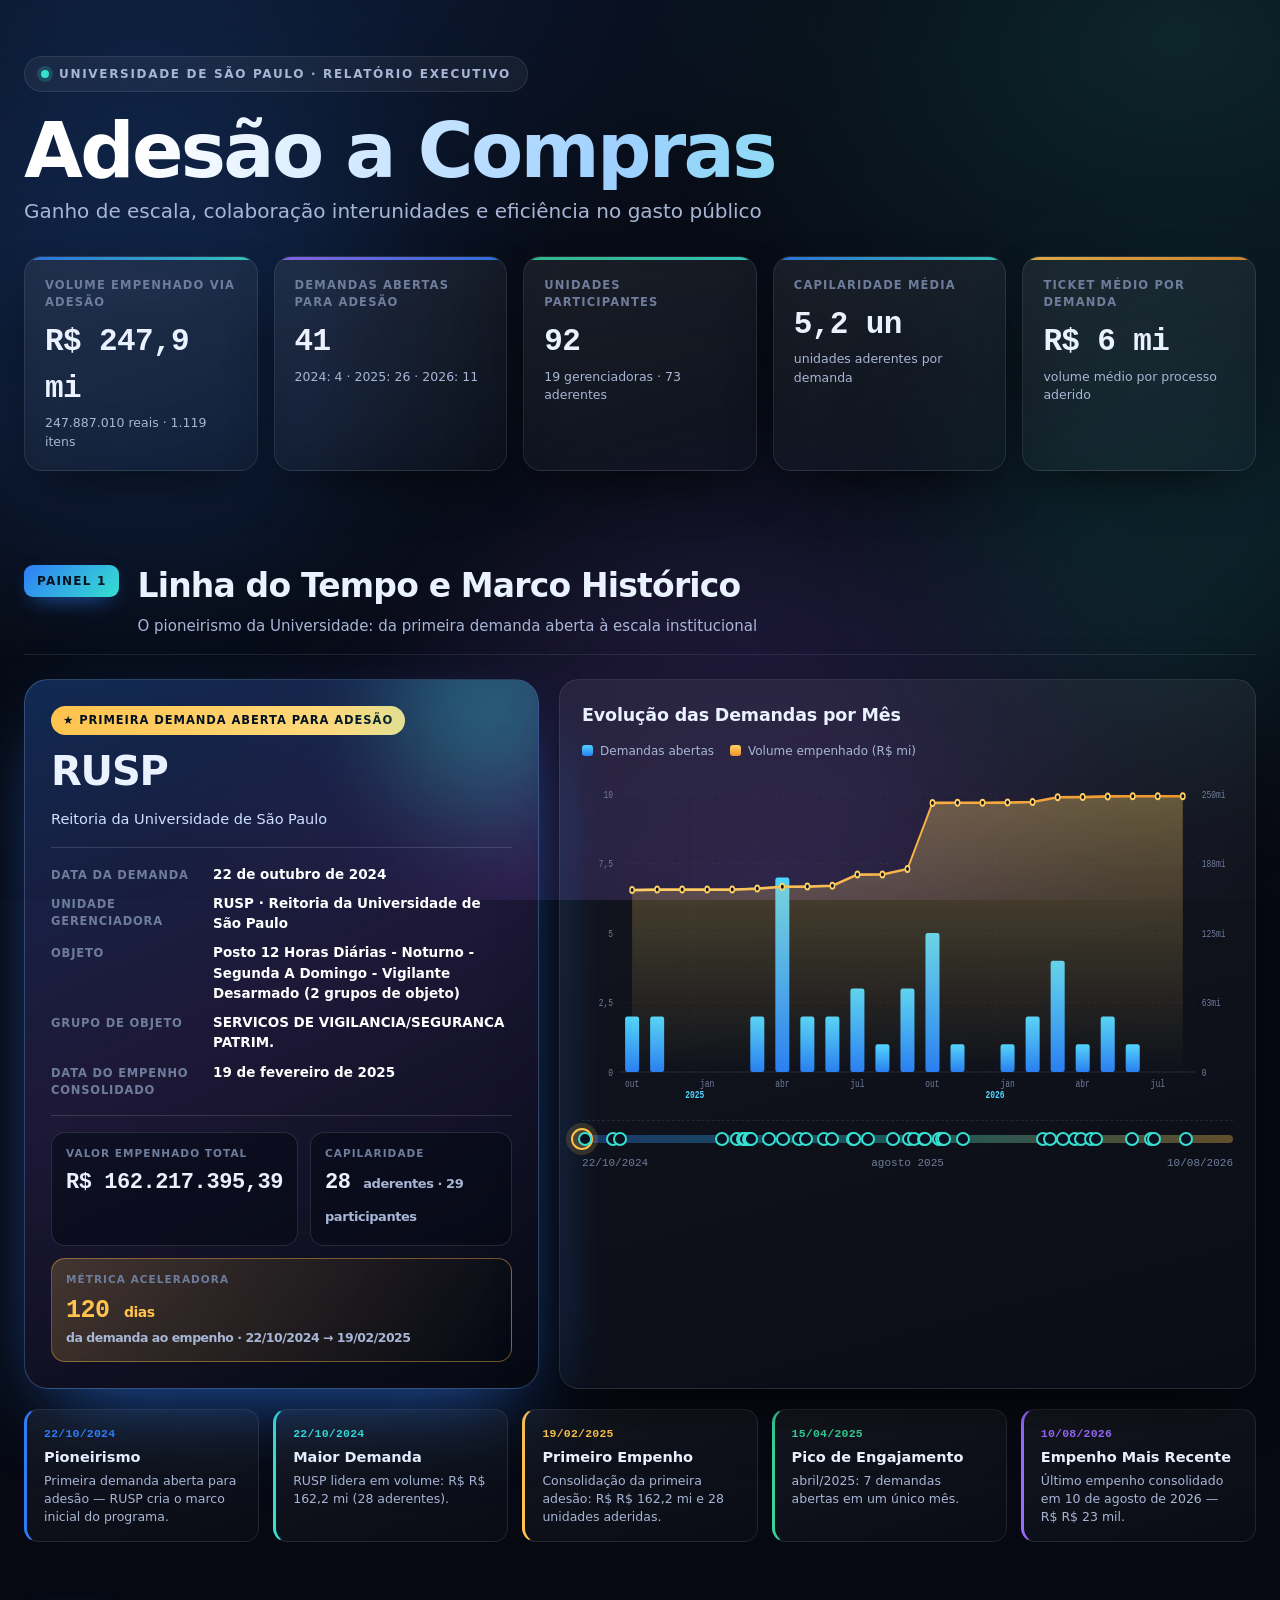
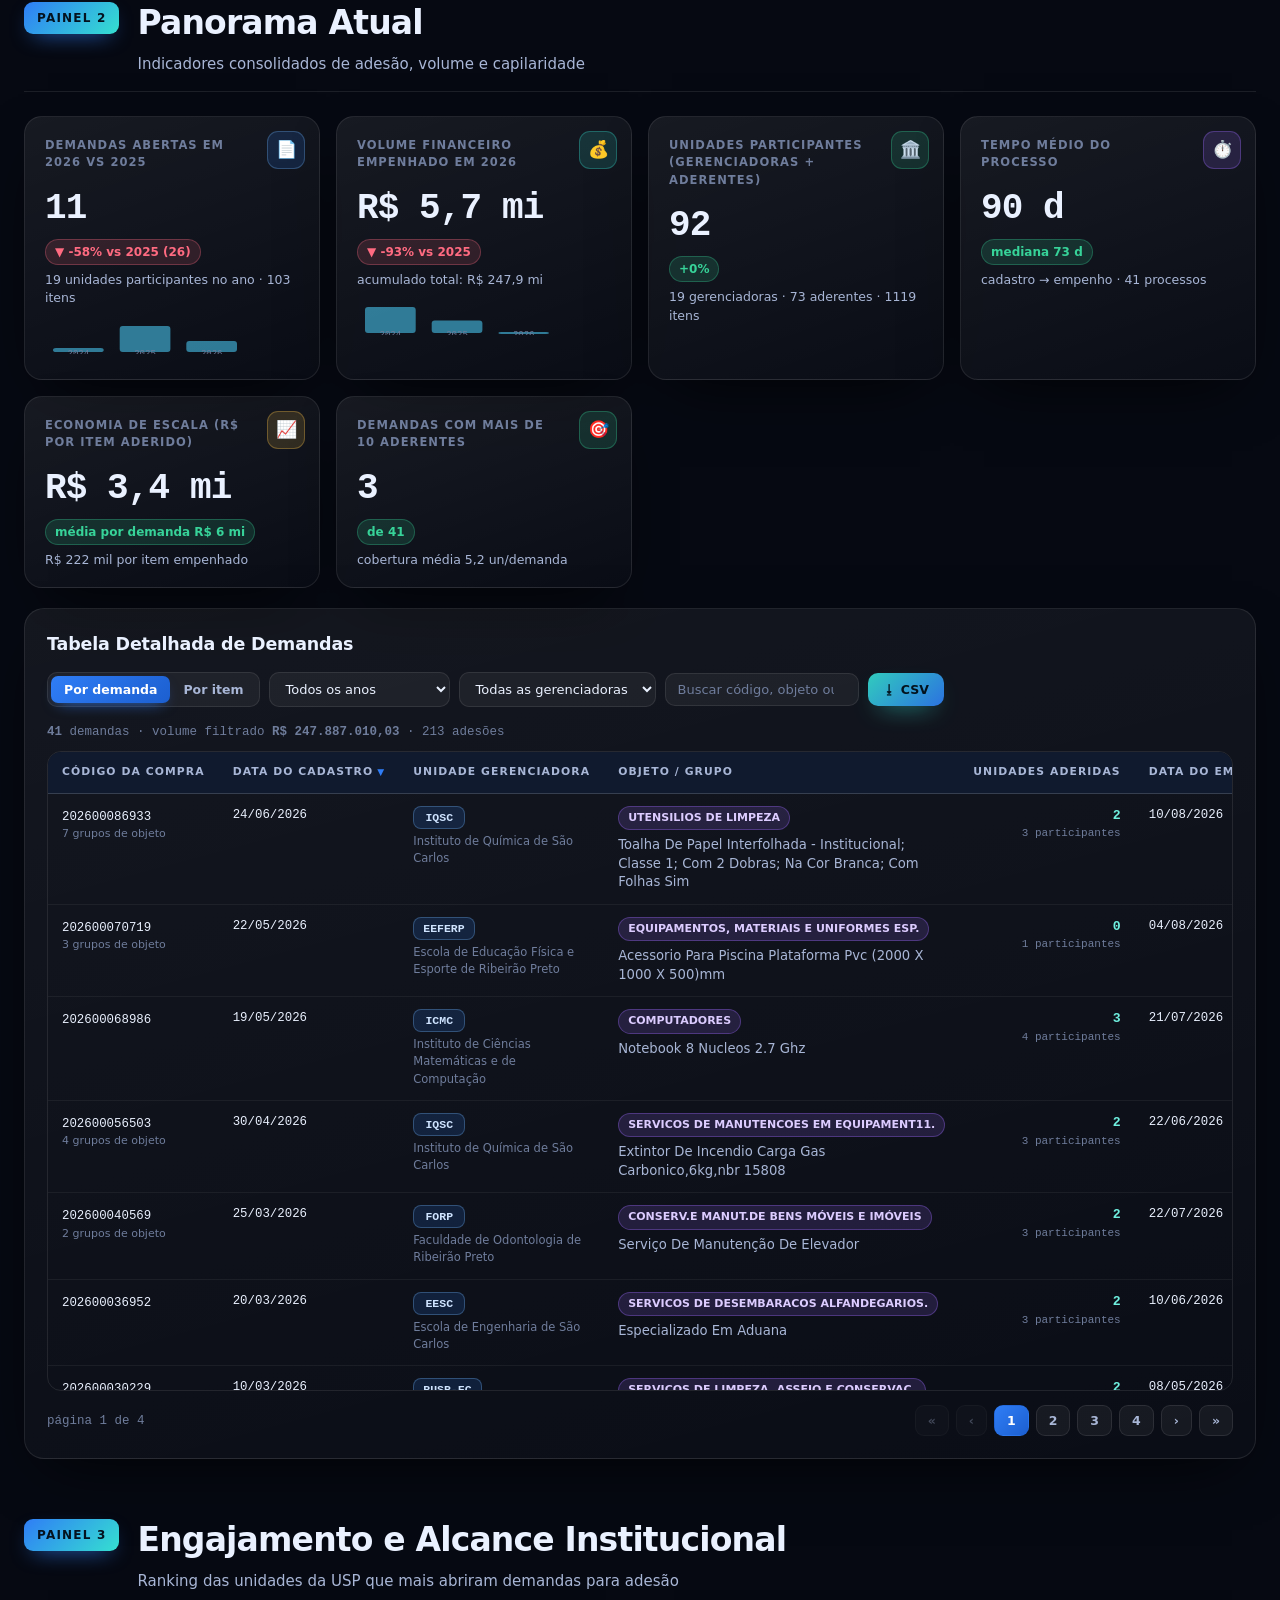
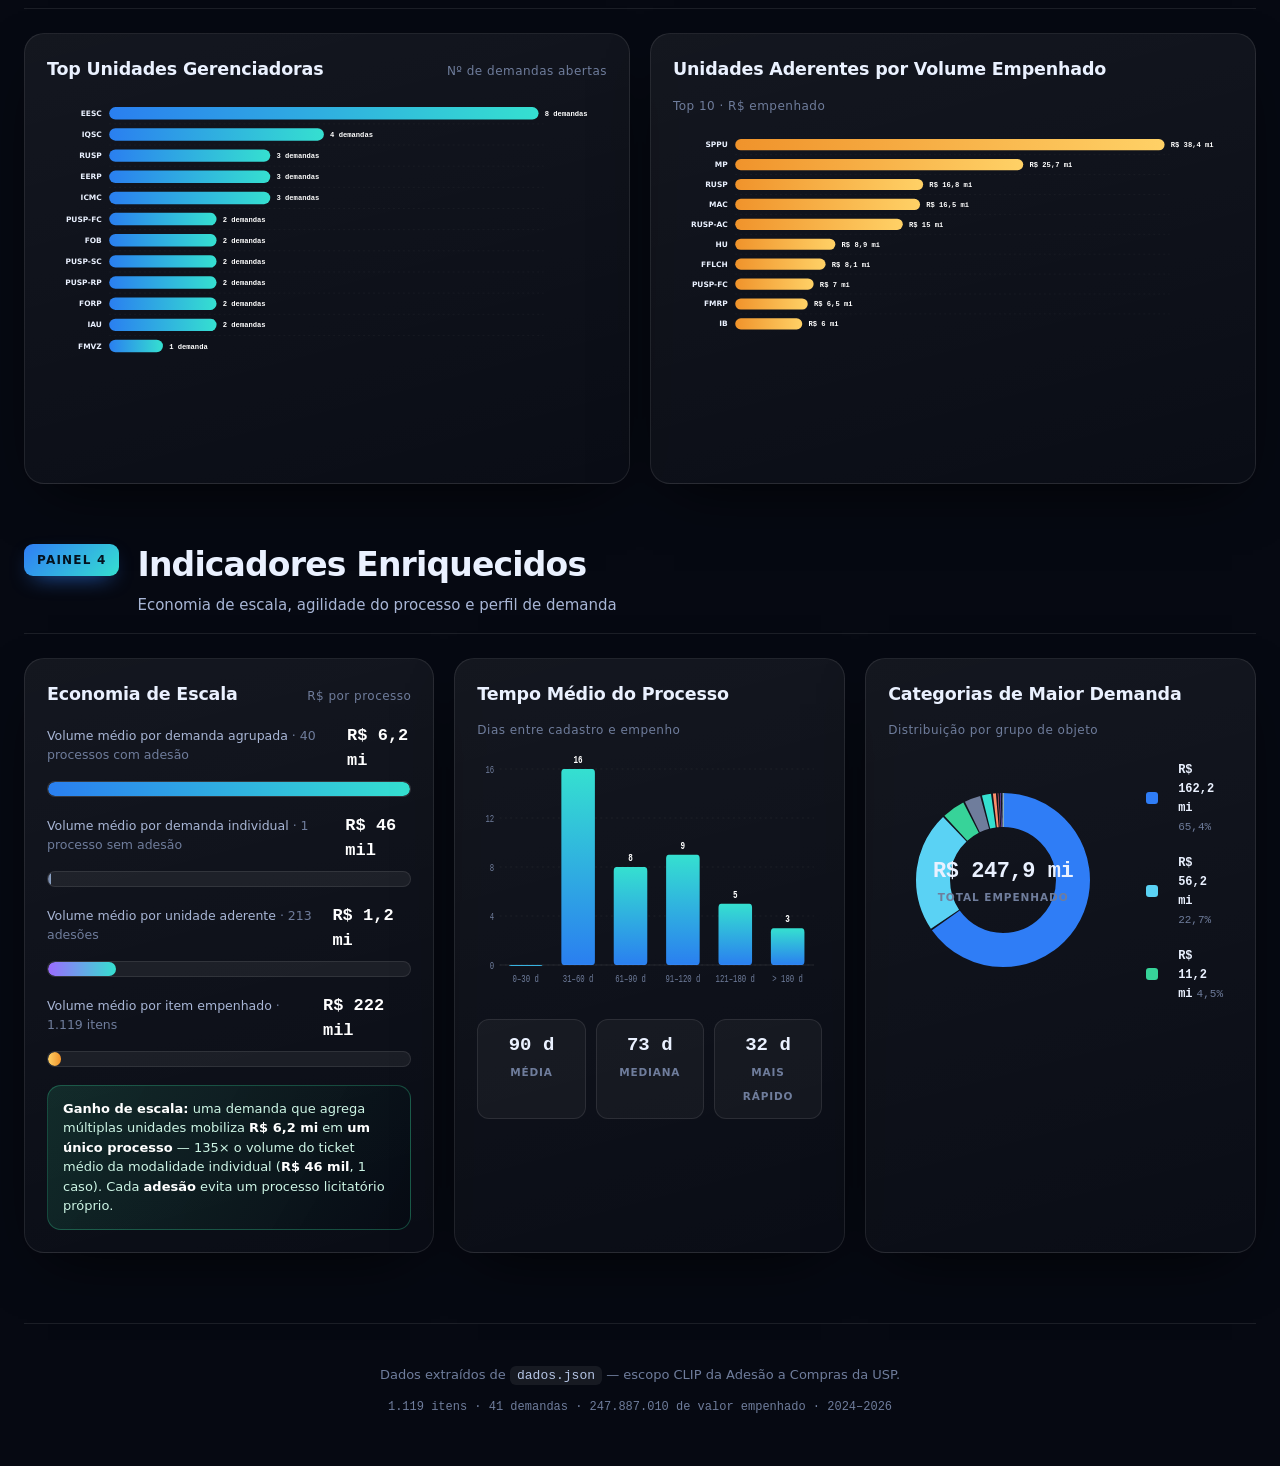
<file: compra/adesao/index.html>
<!DOCTYPE html>
<html lang="pt-BR">
<head>
<meta charset="utf-8">
<meta name="viewport" content="width=device-width, initial-scale=1">
<title>Painel Executivo — Adesão a Compras USP | Ganho de Escala e Eficiência do Gasto Público</title>
<link rel="stylesheet" href="styles.css">
</head>
<body>

<div class="aurora" aria-hidden="true"><span></span><span></span><span></span></div>

<header class="hero">
  <div class="hero-inner">
    <div class="hero-badge">
      <span class="dot"></span> Universidade de São Paulo · Relatório Executivo
    </div>
    <h1>Adesão a Compras</h1>
    <p class="hero-sub">Ganho de escala, colaboração interunidades e eficiência no gasto público</p>

    <div class="hero-kpis" id="heroKpis"></div>
  </div>
</header>

<main>

  <!-- ===================== PAINEL 1 ===================== -->
  <section class="panel" id="painel1">
    <div class="panel-head">
      <span class="panel-num">Painel 1</span>
      <div>
        <h2>Linha do Tempo e Marco Histórico</h2>
        <p class="panel-desc">O pioneirismo da Universidade: da primeira demanda aberta à escala institucional</p>
      </div>
    </div>

    <div class="p1-grid">
      <!-- Card destaque -->
      <article class="hero-card" id="primeiraDemanda">
        <div class="hc-glow" aria-hidden="true"></div>
        <div class="hc-tag">★ Primeira Demanda Aberta para Adesão</div>
        <h3 id="pdSigla">—</h3>
        <p class="hc-nome" id="pdNome">—</p>

        <div class="hc-rows" id="pdRows"></div>

        <div class="hc-metrics">
          <div class="hc-metric">
            <span class="hc-m-label">Valor Empenhado Total</span>
            <span class="hc-m-value" id="pdValor">—</span>
          </div>
          <div class="hc-metric">
            <span class="hc-m-label">Capilaridade</span>
            <span class="hc-m-value" id="pdCapilar">—</span>
          </div>
          <div class="hc-metric accent">
            <span class="hc-m-label">Métrica Aceleradora</span>
            <span class="hc-m-value" id="pdTempo">—</span>
          </div>
        </div>
      </article>

      <!-- Timeline -->
      <div class="card timeline-card">
        <div class="card-head">
          <h3>Evolução das Demandas por Mês</h3>
          <div class="legend">
            <span class="lg"><i class="sw" style="background:linear-gradient(180deg,#4dd4ff,#2a7ff0)"></i>Demandas abertas</span>
            <span class="lg"><i class="sw" style="background:linear-gradient(180deg,#ffd166,#f0932b)"></i>Volume empenhado (R$ mi)</span>
          </div>
        </div>
        <div class="chart-wrap" id="chartTimeline"></div>
        <div class="tl-track-wrap">
          <div class="tl-track" id="tlTrack"></div>
        </div>
      </div>
    </div>

    <div class="marco-strip" id="marcoStrip"></div>
  </section>

  <!-- ===================== PAINEL 2 ===================== -->
  <section class="panel" id="painel2">
    <div class="panel-head">
      <span class="panel-num">Painel 2</span>
      <div>
        <h2>Panorama Atual</h2>
        <p class="panel-desc">Indicadores consolidados de adesão, volume e capilaridade</p>
      </div>
    </div>

    <div class="kpi-grid" id="kpiGrid"></div>

    <div class="card table-card">
      <div class="card-head">
        <h3>Tabela Detalhada de Demandas</h3>
        <div class="table-tools">
          <div class="seg" id="viewSeg">
            <button class="active" data-view="agg">Por demanda</button>
            <button data-view="item">Por item</button>
          </div>
          <select id="fAno" class="sel"><option value="">Todos os anos</option></select>
          <select id="fGer" class="sel"><option value="">Todas as gerenciadoras</option></select>
          <input id="fBusca" class="inp" type="search" placeholder="Buscar código, objeto ou unidade…">
          <button id="btnCsv" class="btn">⭳ CSV</button>
        </div>
      </div>
      <div class="table-meta" id="tableMeta"></div>
      <div class="table-scroll">
        <table class="tbl" id="tbl">
          <thead></thead>
          <tbody></tbody>
        </table>
      </div>
      <div class="pager" id="pager"></div>
    </div>
  </section>

  <!-- ===================== PAINEL 3 ===================== -->
  <section class="panel" id="painel3">
    <div class="panel-head">
      <span class="panel-num">Painel 3</span>
      <div>
        <h2>Engajamento e Alcance Institucional</h2>
        <p class="panel-desc">Ranking das unidades da USP que mais abriram demandas para adesão</p>
      </div>
    </div>

    <div class="p3-grid">
      <div class="card">
        <div class="card-head">
          <h3>Top Unidades Gerenciadoras</h3>
          <span class="hint">Nº de demandas abertas</span>
        </div>
        <div class="chart-wrap" id="chartGer"></div>
      </div>

      <div class="card">
        <div class="card-head">
          <h3>Unidades Aderentes por Volume Empenhado</h3>
          <span class="hint">Top 10 · R$ empenhado</span>
        </div>
        <div class="chart-wrap" id="chartAder"></div>
      </div>
    </div>
  </section>

  <!-- ===================== PAINEL 4 ===================== -->
  <section class="panel" id="painel4">
    <div class="panel-head">
      <span class="panel-num">Painel 4</span>
      <div>
        <h2>Indicadores Enriquecidos</h2>
        <p class="panel-desc">Economia de escala, agilidade do processo e perfil de demanda</p>
      </div>
    </div>

    <div class="enr-grid">
      <div class="card">
        <div class="card-head"><h3>Economia de Escala</h3><span class="hint">R$ por processo</span></div>
        <div class="escala" id="escalaBox"></div>
      </div>

      <div class="card">
        <div class="card-head"><h3>Tempo Médio do Processo</h3><span class="hint">Dias entre cadastro e empenho</span></div>
        <div class="chart-wrap short" id="chartTempo"></div>
        <div class="stat-row" id="tempoStats"></div>
      </div>

      <div class="card">
        <div class="card-head"><h3>Categorias de Maior Demanda</h3><span class="hint">Distribuição por grupo de objeto</span></div>
        <div class="donut-wrap">
          <div class="donut" id="chartCat"></div>
          <ul class="donut-legend" id="catLegend"></ul>
        </div>
      </div>
    </div>
  </section>

  <footer class="foot">
    <p>Dados extraídos de <code>dados.json</code> — escopo CLIP da Adesão a Compras da USP.</p>
    <p class="foot-sub" id="footSub"></p>
  </footer>
</main>

<div class="tip" id="tip" role="tooltip" aria-hidden="true"></div>

<script src="dados.js"></script>
<script src="app.js"></script>
</body>
</html>
</file>
<file: compra/adesao/styles.css>
:root{
  --bg:#060912;
  --bg2:#0a1020;
  --panel:rgba(255,255,255,.035);
  --panel-strong:rgba(255,255,255,.06);
  --stroke:rgba(255,255,255,.09);
  --stroke-2:rgba(255,255,255,.16);
  --ink:#eaf1ff;
  --ink-2:#a8b6d6;
  --ink-3:#6f7d9c;
  --blue:#2f7df6;
  --cyan:#35e0d0;
  --gold:#ffc24b;
  --violet:#9b6bff;
  --green:#37d399;
  --red:#ff6b81;
  --r:20px;
  --shadow:0 22px 60px -24px rgba(0,0,0,.85);
  --mono:"JetBrains Mono","SFMono-Regular",Consolas,"Liberation Mono",monospace;
  --sans:"Inter","Segoe UI",system-ui,-apple-system,Roboto,Arial,sans-serif;
}

*{box-sizing:border-box}
html{scroll-behavior:smooth}
body{
  margin:0;background:var(--bg);color:var(--ink);font-family:var(--sans);
  -webkit-font-smoothing:antialiased;line-height:1.5;overflow-x:hidden;
}

/* ---------- aurora background ---------- */
.aurora{position:fixed;inset:0;z-index:-2;overflow:hidden;background:
  radial-gradient(1200px 700px at 12% -8%,rgba(47,125,246,.20),transparent 60%),
  radial-gradient(900px 600px at 92% 4%,rgba(53,224,208,.13),transparent 62%),
  radial-gradient(1000px 800px at 60% 100%,rgba(155,107,255,.12),transparent 60%),
  linear-gradient(180deg,#060912 0%,#080d18 45%,#05070e 100%);}
.aurora span{position:absolute;border-radius:50%;filter:blur(90px);opacity:.5;animation:float 26s ease-in-out infinite}
.aurora span:nth-child(1){width:520px;height:520px;left:-120px;top:60px;background:rgba(47,125,246,.32)}
.aurora span:nth-child(2){width:420px;height:420px;right:-100px;top:320px;background:rgba(53,224,208,.22);animation-delay:-8s}
.aurora span:nth-child(3){width:560px;height:560px;left:35%;bottom:-180px;background:rgba(155,107,255,.20);animation-delay:-15s}
@keyframes float{0%,100%{transform:translate3d(0,0,0) scale(1)}50%{transform:translate3d(40px,-50px,0) scale(1.12)}}

/* ---------- hero ---------- */
.hero{position:relative;padding:56px 24px 34px;max-width:1480px;margin:0 auto}
.hero-inner{max-width:100%}
.hero-badge{display:inline-flex;align-items:center;gap:10px;font-size:12px;letter-spacing:.14em;
  text-transform:uppercase;color:var(--ink-2);background:rgba(255,255,255,.05);
  border:1px solid var(--stroke);padding:8px 16px;border-radius:999px;font-weight:600}
.hero-badge .dot{width:8px;height:8px;border-radius:50%;background:var(--cyan);
  box-shadow:0 0 0 4px rgba(53,224,208,.18);animation:pulse 2.2s infinite}
@keyframes pulse{50%{box-shadow:0 0 0 9px rgba(53,224,208,0)}}
.hero h1{font-size:clamp(38px,6.2vw,76px);line-height:1.02;margin:20px 0 6px;font-weight:800;letter-spacing:-.035em;
  background:linear-gradient(105deg,#fff 10%,#9fd0ff 48%,#6ff0e0 88%);
  -webkit-background-clip:text;background-clip:text;color:transparent}
.hero-sub{color:var(--ink-2);font-size:clamp(15px,1.6vw,20px);margin:0 0 30px;max-width:760px;font-weight:500}

.hero-kpis{display:grid;grid-template-columns:repeat(auto-fit,minmax(210px,1fr));gap:16px}
.hk{position:relative;background:linear-gradient(160deg,rgba(255,255,255,.075),rgba(255,255,255,.02));
  border:1px solid var(--stroke);border-radius:18px;padding:20px 20px 18px;overflow:hidden;
  box-shadow:var(--shadow);backdrop-filter:blur(8px);animation:rise .7s cubic-bezier(.2,.7,.3,1) both}
.hk::after{content:"";position:absolute;left:0;top:0;height:3px;width:100%;
  background:linear-gradient(90deg,var(--blue),var(--cyan));opacity:.85}
.hk.g::after{background:linear-gradient(90deg,var(--green),var(--cyan))}
.hk.y::after{background:linear-gradient(90deg,var(--gold),#f0932b)}
.hk.v::after{background:linear-gradient(90deg,var(--violet),var(--blue))}
.hk-label{font-size:11.5px;letter-spacing:.1em;text-transform:uppercase;color:var(--ink-3);font-weight:700}
.hk-value{font-family:var(--mono);font-size:clamp(22px,2.5vw,31px);font-weight:700;margin:8px 0 2px;letter-spacing:-.02em}
.hk-foot{font-size:12.5px;color:var(--ink-2)}
@keyframes rise{from{opacity:0;transform:translateY(22px)}to{opacity:1;transform:none}}

/* ---------- layout ---------- */
main{max-width:1480px;margin:0 auto;padding:0 24px 40px}
.panel{margin:56px 0 0;animation:rise .8s cubic-bezier(.2,.7,.3,1) both}
.panel-head{display:flex;gap:18px;align-items:flex-start;margin-bottom:24px;
  padding-bottom:16px;border-bottom:1px solid var(--stroke)}
.panel-num{flex:none;background:linear-gradient(135deg,var(--blue),var(--cyan));color:#04121f;
  font-weight:800;font-size:12px;letter-spacing:.1em;text-transform:uppercase;
  padding:7px 13px;border-radius:9px;margin-top:4px;box-shadow:0 8px 22px -10px var(--blue)}
.panel-head h2{margin:0;font-size:clamp(23px,2.7vw,33px);letter-spacing:-.025em;font-weight:750}
.panel-desc{margin:5px 0 0;color:var(--ink-2);font-size:15px}

.card{background:linear-gradient(165deg,rgba(255,255,255,.06),rgba(255,255,255,.018));
  border:1px solid var(--stroke);border-radius:var(--r);padding:22px;
  box-shadow:var(--shadow);backdrop-filter:blur(8px);position:relative;overflow:hidden}
.card-head{display:flex;justify-content:space-between;align-items:baseline;gap:14px;
  flex-wrap:wrap;margin-bottom:16px}
.card-head h3{margin:0;font-size:17.5px;font-weight:700;letter-spacing:-.01em}
.hint{font-size:12px;color:var(--ink-3);letter-spacing:.04em}

.chart-wrap{position:relative;width:100%;height:330px}
.chart-wrap.short{height:250px}
.chart-wrap svg{display:block;width:100%;height:100%;overflow:visible}

/* ---------- PAINEL 1 ---------- */
.p1-grid{display:grid;grid-template-columns:minmax(340px,.85fr) 1.15fr;gap:20px}
@media(max-width:1080px){.p1-grid{grid-template-columns:1fr}}

.hero-card{position:relative;border-radius:24px;padding:26px;overflow:hidden;
  background:linear-gradient(155deg,rgba(47,125,246,.28),rgba(155,107,255,.16) 45%,rgba(6,9,18,.9));
  border:1px solid rgba(120,190,255,.3);box-shadow:0 30px 80px -30px rgba(47,125,246,.75);
  display:flex;flex-direction:column;gap:16px}
.hc-glow{position:absolute;width:340px;height:340px;border-radius:50%;right:-120px;top:-140px;
  background:radial-gradient(circle,rgba(53,224,208,.35),transparent 65%);filter:blur(30px);pointer-events:none}
.hc-tag{align-self:flex-start;font-size:11.5px;font-weight:800;letter-spacing:.08em;text-transform:uppercase;
  color:#04121f;background:linear-gradient(135deg,var(--gold),#ffe08a);padding:6px 12px;border-radius:999px}
.hero-card h3{margin:0;font-size:40px;font-weight:800;letter-spacing:-.03em;line-height:1}
.hc-nome{margin:2px 0 0;color:#cfe0ff;font-size:14.5px;font-weight:500}
.hc-rows{display:flex;flex-direction:column;gap:9px;padding:16px 0;border-top:1px solid rgba(255,255,255,.14);
  border-bottom:1px solid rgba(255,255,255,.14)}
.hc-row{display:grid;grid-template-columns:150px 1fr;gap:12px;align-items:start;font-size:13.5px}
.hc-row b{color:var(--ink-3);font-weight:600;font-size:11.5px;letter-spacing:.07em;text-transform:uppercase;padding-top:3px}
.hc-row span{color:#fff;font-weight:600;word-break:break-word}
.hc-metrics{display:grid;grid-template-columns:1fr 1fr;gap:12px}
.hc-metric{background:rgba(3,8,18,.5);border:1px solid rgba(255,255,255,.12);border-radius:14px;padding:13px 14px}
.hc-metric.accent{grid-column:1/-1;background:linear-gradient(120deg,rgba(255,194,75,.2),rgba(3,8,18,.55));
  border-color:rgba(255,194,75,.4)}
.hc-m-label{display:block;font-size:10.5px;letter-spacing:.1em;text-transform:uppercase;color:var(--ink-3);font-weight:700}
.hc-m-value{display:block;font-family:var(--mono);font-size:22px;font-weight:700;margin-top:4px;letter-spacing:-.02em}
.hc-metric.accent .hc-m-value{color:var(--gold);font-size:25px}

.legend{display:flex;gap:16px;flex-wrap:wrap}
.lg{display:inline-flex;align-items:center;gap:7px;font-size:12px;color:var(--ink-2)}
.sw{width:11px;height:11px;border-radius:3px;display:inline-block}

.timeline-card .tl-track-wrap{margin-top:14px;border-top:1px dashed var(--stroke);padding-top:14px}
.tl-track{position:relative;height:8px;border-radius:99px;
  background:linear-gradient(90deg,rgba(47,125,246,.35),rgba(53,224,208,.35),rgba(255,194,75,.35));
  overflow:visible}
.tl-node{position:absolute;top:50%;width:14px;height:14px;margin:-7px 0 0 -7px;border-radius:50%;
  background:#0a1020;border:2.5px solid var(--cyan);cursor:pointer;transition:transform .18s,box-shadow .18s}
.tl-node:hover{transform:scale(1.6);box-shadow:0 0 0 6px rgba(53,224,208,.16)}
.tl-node.first{width:22px;height:22px;margin:-11px 0 0 -11px;border-color:var(--gold);
  background:rgba(255,194,75,.25);box-shadow:0 0 0 5px rgba(255,194,75,.16)}
.tl-axis{display:flex;justify-content:space-between;font-size:11px;color:var(--ink-3);
  font-family:var(--mono);margin-top:12px}

.marco-strip{display:grid;grid-template-columns:repeat(auto-fit,minmax(215px,1fr));gap:14px;margin-top:20px}
.marco{background:linear-gradient(160deg,rgba(255,255,255,.055),rgba(255,255,255,.015));
  border:1px solid var(--stroke);border-left:3px solid var(--blue);border-radius:14px;padding:15px 17px}
.marco:nth-child(2){border-left-color:var(--cyan)}
.marco:nth-child(3){border-left-color:var(--gold)}
.marco:nth-child(4){border-left-color:var(--green)}
.marco:nth-child(5){border-left-color:var(--violet)}
.marco .m-date{font-family:var(--mono);font-size:11.5px;color:var(--blue);font-weight:700;letter-spacing:.02em}
.marco:nth-child(2) .m-date{color:var(--cyan)}
.marco:nth-child(3) .m-date{color:var(--gold)}
.marco:nth-child(4) .m-date{color:var(--green)}
.marco:nth-child(5) .m-date{color:var(--violet)}
.marco .m-title{font-weight:700;font-size:14.5px;margin:5px 0 3px}
.marco .m-txt{font-size:12.5px;color:var(--ink-2);line-height:1.45}

/* ---------- KPIs ---------- */
.kpi-grid{display:grid;grid-template-columns:repeat(auto-fit,minmax(250px,1fr));gap:16px;margin-bottom:20px}
.kpi{position:relative;background:linear-gradient(160deg,rgba(255,255,255,.07),rgba(255,255,255,.02));
  border:1px solid var(--stroke);border-radius:18px;padding:20px 20px 18px;box-shadow:var(--shadow);overflow:hidden}
.kpi-ic{position:absolute;right:14px;top:14px;width:38px;height:38px;border-radius:11px;display:grid;place-items:center;
  background:rgba(47,125,246,.16);border:1px solid rgba(120,190,255,.28);font-size:17px}
.kpi.c .kpi-ic{background:rgba(53,224,208,.14);border-color:rgba(53,224,208,.3)}
.kpi.g .kpi-ic{background:rgba(55,211,153,.14);border-color:rgba(55,211,153,.3)}
.kpi.y .kpi-ic{background:rgba(255,194,75,.14);border-color:rgba(255,194,75,.3)}
.kpi.v .kpi-ic{background:rgba(155,107,255,.16);border-color:rgba(155,107,255,.32)}
.kpi-label{font-size:11.5px;letter-spacing:.09em;text-transform:uppercase;color:var(--ink-3);font-weight:700;padding-right:48px}
.kpi-value{font-family:var(--mono);font-size:clamp(26px,3.1vw,36px);font-weight:700;margin:10px 0 3px;letter-spacing:-.025em}
.kpi-foot{font-size:12.5px;color:var(--ink-2)}
.kpi-delta{display:inline-flex;align-items:center;gap:5px;font-size:12px;font-weight:700;padding:3px 9px;border-radius:999px;
  background:rgba(55,211,153,.15);color:var(--green);border:1px solid rgba(55,211,153,.3)}
.kpi-delta.down{background:rgba(255,107,129,.14);color:var(--red);border-color:rgba(255,107,129,.3)}
.kpi-spark{margin-top:12px;height:34px}

/* ---------- table ---------- */
.table-tools{display:flex;gap:9px;flex-wrap:wrap;align-items:center}
.seg{display:inline-flex;background:rgba(255,255,255,.05);border:1px solid var(--stroke);border-radius:10px;padding:3px}
.seg button{background:none;border:0;color:var(--ink-2);font:600 12.5px var(--sans);padding:6px 13px;border-radius:7px;cursor:pointer}
.seg button.active{background:linear-gradient(135deg,var(--blue),#1c5fd0);color:#fff;box-shadow:0 6px 16px -8px var(--blue)}
.sel,.inp{background:rgba(255,255,255,.05);border:1px solid var(--stroke);color:var(--ink);
  font:500 13px var(--sans);padding:8px 11px;border-radius:10px;outline:none;max-width:260px}
.sel:focus,.inp:focus{border-color:rgba(120,190,255,.55);box-shadow:0 0 0 3px rgba(47,125,246,.18)}
.inp::placeholder{color:var(--ink-3)}
.sel option{background:#0d1526;color:#fff}
.btn{background:linear-gradient(135deg,rgba(53,224,208,.9),rgba(47,125,246,.9));color:#03121c;border:0;
  font:700 12.5px var(--sans);padding:9px 15px;border-radius:10px;cursor:pointer;
  box-shadow:0 10px 24px -12px rgba(53,224,208,.9)}
.btn:hover{filter:brightness(1.1)}
.btn:active{transform:translateY(1px)}
.table-meta{font-size:12.5px;color:var(--ink-3);margin-bottom:10px;font-family:var(--mono)}
.table-scroll{overflow:auto;max-height:640px;border-radius:14px;border:1px solid var(--stroke)}
.tbl{width:100%;border-collapse:separate;border-spacing:0;font-size:13.2px;min-width:960px}
.tbl thead th{position:sticky;top:0;z-index:2;background:#101a2e;color:var(--ink-2);
  font-size:10.8px;letter-spacing:.1em;text-transform:uppercase;font-weight:800;text-align:left;
  padding:12px 14px;border-bottom:1px solid var(--stroke-2);white-space:nowrap;cursor:pointer;user-select:none}
.tbl thead th:hover{color:#fff}
.tbl thead th .ar{color:var(--blue);font-size:9px;margin-left:4px}
.tbl tbody td{padding:12px 14px;border-bottom:1px solid rgba(255,255,255,.055);vertical-align:top}
.tbl tbody tr:hover{background:rgba(47,125,246,.08)}
.tbl tbody tr.open{background:rgba(47,125,246,.11)}
.num{font-family:var(--mono);text-align:right;white-space:nowrap}
.mono{font-family:var(--mono);font-size:12.4px;white-space:nowrap}
.muted{color:var(--ink-3)}
.sigla{display:inline-grid;place-items:center;min-width:52px;padding:4px 9px;border-radius:8px;
  background:rgba(47,125,246,.16);border:1px solid rgba(120,190,255,.3);font:700 11.5px var(--mono);color:#cfe4ff}
.sigla.g{background:rgba(53,224,208,.14);border-color:rgba(53,224,208,.3);color:#b6fff2}
.pill{display:inline-block;padding:3px 9px;border-radius:999px;font-size:11px;font-weight:700;
  background:rgba(155,107,255,.16);border:1px solid rgba(155,107,255,.34);color:#dcccff;white-space:nowrap}
.pill.y{background:rgba(255,194,75,.14);border-color:rgba(255,194,75,.34);color:#ffe1a3}
.pill.g{background:rgba(55,211,153,.13);border-color:rgba(55,211,153,.3);color:#b3f5da}
.objtxt{color:var(--ink-2);max-width:340px;display:block;line-height:1.4}
tr.exp td{background:rgba(4,8,18,.55);padding:0}
.exp-box{padding:14px 18px}
.exp-box h5{margin:0 0 10px;font-size:11px;letter-spacing:.1em;text-transform:uppercase;color:var(--ink-3)}
.exp-list{display:grid;grid-template-columns:repeat(auto-fill,minmax(300px,1fr));gap:7px}
.exp-item{display:grid;grid-template-columns:1fr auto;gap:12px;align-items:center;font-size:12.4px;
  background:rgba(255,255,255,.035);border:1px solid var(--stroke);border-radius:9px;padding:8px 11px}
.exp-item span{color:var(--ink-2);overflow:hidden;text-overflow:ellipsis;white-space:nowrap}
.exp-item b{font-family:var(--mono);font-size:12.2px;color:#cfe4ff}
.empty{padding:40px;text-align:center;color:var(--ink-3)}
.pager{display:flex;gap:7px;align-items:center;justify-content:flex-end;margin-top:14px;flex-wrap:wrap}
.pager button{background:rgba(255,255,255,.05);border:1px solid var(--stroke);color:var(--ink-2);
  font:600 12.5px var(--sans);padding:7px 12px;border-radius:9px;cursor:pointer}
.pager button.on{background:linear-gradient(135deg,var(--blue),#1c5fd0);color:#fff;border-color:transparent}
.pager button:disabled{opacity:.35;cursor:not-allowed}
.pager .pinfo{font-size:12.5px;color:var(--ink-3);margin-right:auto;font-family:var(--mono)}

/* ---------- P3 / charts ---------- */
.p3-grid{display:grid;grid-template-columns:1fr 1fr;gap:20px}
@media(max-width:1080px){.p3-grid{grid-template-columns:1fr}}
.axis-line{stroke:rgba(255,255,255,.1)}
.axis-txt{fill:var(--ink-3);font-size:11px;font-family:var(--mono)}
.bar-g rect{transition:opacity .18s}
.bar-g:hover rect{opacity:.82}
.bar-lbl{fill:var(--ink);font-size:12px;font-weight:600}
.bar-val{fill:#fff;font-size:11.5px;font-family:var(--mono);font-weight:700}
.grid-l{stroke:rgba(255,255,255,.06);stroke-dasharray:3 5}

.donut-wrap{display:grid;grid-template-columns:230px 1fr;gap:20px;align-items:center}
@media(max-width:640px){.donut-wrap{grid-template-columns:1fr}}
.donut{position:relative;width:230px;height:230px;margin:0 auto}
.donut .d-center{position:absolute;inset:0;display:grid;place-content:center;text-align:center;pointer-events:none}
.donut .d-total{font-family:var(--mono);font-size:22px;font-weight:700;letter-spacing:-.02em}
.donut .d-lab{font-size:10.5px;letter-spacing:.09em;text-transform:uppercase;color:var(--ink-3);font-weight:700;margin-top:2px}
.donut-legend{list-style:none;margin:0;padding:0;display:flex;flex-direction:column;gap:7px;max-height:250px;overflow:auto}
.donut-legend li{display:grid;grid-template-columns:12px 1fr auto;gap:10px;align-items:center;font-size:12.6px;
  padding:5px 8px;border-radius:8px;transition:background .15s}
.donut-legend li:hover{background:rgba(255,255,255,.05)}
.donut-legend i{width:12px;height:12px;border-radius:3px}
.donut-legend .lg-n{color:var(--ink-2);overflow:hidden;text-overflow:ellipsis;white-space:nowrap}
.donut-legend .lg-v{font-family:var(--mono);font-weight:700;font-size:12px}
.donut-legend .lg-p{font-family:var(--mono);color:var(--ink-3);font-size:11px;text-align:right;min-width:44px}

/* ---------- escala / tempo ---------- */
.enr-grid{display:grid;grid-template-columns:1.05fr 1fr 1fr;gap:20px}
@media(max-width:1180px){.enr-grid{grid-template-columns:1fr}}
.escala{display:flex;flex-direction:column;gap:16px}
.escala-row{display:grid;grid-template-columns:1fr;gap:7px}
.escala-lbl{display:flex;justify-content:space-between;align-items:baseline;font-size:12.5px;color:var(--ink-2);gap:10px}
.escala-lbl b{font-family:var(--mono);font-size:17px;color:#fff}
.escala-bar{height:16px;border-radius:99px;background:rgba(255,255,255,.06);overflow:hidden;border:1px solid var(--stroke)}
.escala-bar i{display:block;height:100%;border-radius:99px;width:0;transition:width 1.2s cubic-bezier(.2,.8,.25,1)}
.escala-note{margin-top:2px;padding:13px 15px;border-radius:14px;font-size:13px;line-height:1.5;
  background:linear-gradient(120deg,rgba(55,211,153,.14),rgba(3,8,18,.4));border:1px solid rgba(55,211,153,.3);color:#cdf5e5}
.escala-note b{color:#fff}
.stat-row{display:grid;grid-template-columns:repeat(3,1fr);gap:10px;margin-top:14px}
.stat{background:rgba(255,255,255,.04);border:1px solid var(--stroke);border-radius:12px;padding:11px 12px;text-align:center}
.stat b{display:block;font-family:var(--mono);font-size:19px;font-weight:700}
.stat span{font-size:10.5px;letter-spacing:.08em;text-transform:uppercase;color:var(--ink-3);font-weight:700}

/* ---------- tooltip ---------- */
.tip{position:fixed;z-index:99;pointer-events:none;opacity:0;transform:translateY(4px);
  transition:opacity .13s,transform .13s;background:rgba(6,12,24,.97);border:1px solid var(--stroke-2);
  border-radius:11px;padding:9px 12px;font-size:12.4px;box-shadow:0 18px 44px -16px #000;max-width:320px;
  backdrop-filter:blur(8px)}
.tip.on{opacity:1;transform:none}
.tip .t-t{font-weight:800;margin-bottom:4px;font-size:13px}
.tip .t-r{display:flex;justify-content:space-between;gap:16px;color:var(--ink-2)}
.tip .t-r b{font-family:var(--mono);color:#fff;font-weight:700}

/* ---------- footer ---------- */
.foot{margin:70px 0 0;padding:28px 0 10px;border-top:1px solid var(--stroke);text-align:center;color:var(--ink-3);font-size:13px}
.foot code{font-family:var(--mono);background:rgba(255,255,255,.07);padding:2px 7px;border-radius:6px;color:#b6c6e6}
.foot-sub{font-family:var(--mono);font-size:12px;margin:8px 0 0}

/* ---------- scrollbar ---------- */
::-webkit-scrollbar{width:10px;height:10px}
::-webkit-scrollbar-track{background:rgba(255,255,255,.03)}
::-webkit-scrollbar-thumb{background:rgba(120,160,220,.28);border-radius:99px;border:2px solid transparent;background-clip:padding-box}
::-webkit-scrollbar-thumb:hover{background:rgba(120,160,220,.5);background-clip:padding-box}

/* ---------- print ---------- */
@media print{
  .aurora{display:none}
  body{background:#fff;color:#111}
  .panel,.card,.hero-card{break-inside:avoid;box-shadow:none;border:1px solid #ddd;background:#fff;color:#111}
  .card-head h3,.kpi-value,.hk-value{color:#111}
  .table-scroll{max-height:none;overflow:visible}
  .table-tools,.pager,.seg{display:none}
}
</file>
